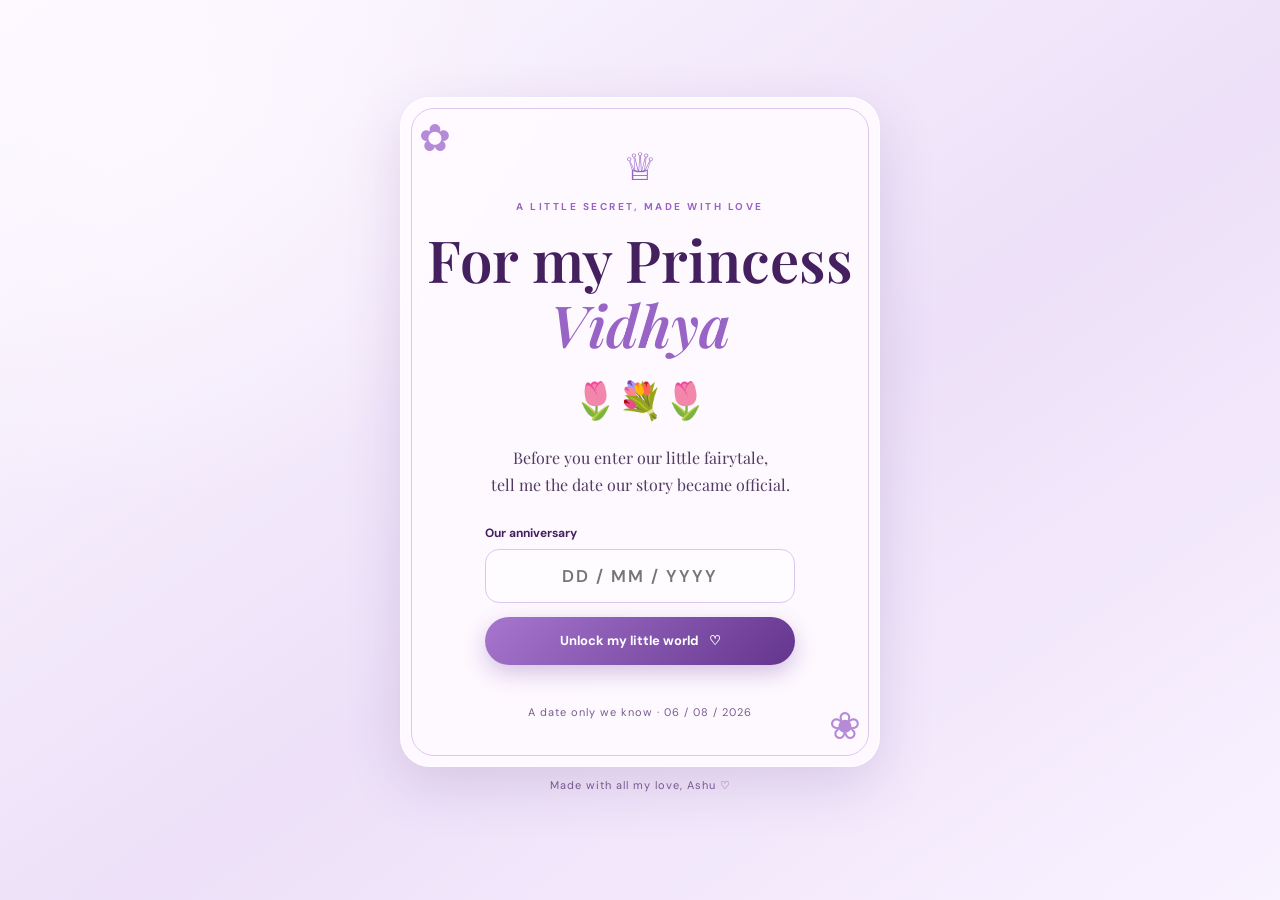
<file: index.html>
<!doctype html>
<html lang="en">
<head>
  <meta charset="utf-8">
  <meta name="viewport" content="width=device-width, initial-scale=1">
  <meta name="theme-color" content="#f8dce8">
  <title>A little world for Vidhya ♡</title>
  <link rel="stylesheet" href="styles.css">
</head>
<body class="gate-page">
  <div class="petal-layer" aria-hidden="true"></div>
  <main class="gate-wrap">
    <div class="gate-card">
      <div class="tiny-crown">♕</div>
      <p class="eyebrow">A little secret, made with love</p>
      <h1>For my Princess<br><span>Vidhya</span></h1>
      <div class="bouquet-mark" aria-hidden="true">🌷💐🌷</div>
      <p class="gate-copy">Before you enter our little fairytale,<br>tell me the date our story became official.</p>
      <form id="date-form" class="date-form">
        <label for="anniversary">Our anniversary</label>
        <input id="anniversary" name="anniversary" type="text" inputmode="numeric"
               placeholder="DD / MM / YYYY" autocomplete="off" maxlength="10" required>
        <button class="button button-primary" type="submit">Unlock my little world <span>♡</span></button>
        <p id="gate-error" class="error" role="alert" aria-live="polite"></p>
      </form>
      <p class="gate-hint">A date only we know · 06 / 08 / 2026</p>
      <div class="corner-flower flower-one">✿</div>
      <div class="corner-flower flower-two">❀</div>
    </div>
    <p class="footer-note">Made with all my love, Ashu ♡</p>
  </main>
  <script src="script.js"></script>
</body>
</html>
</file>
<file: styles.css>
/* 
@import url('https://fonts.googleapis.com/css2?family=DM+Sans:wght@400;500;600;700&family=Playfair+Display:ital,wght@0,500;0,600;0,700;1,500;1,600&display=swap');
:root {
    --pink: #f8dce8;
    --pink2: #f4c5d8;
    --rose: #c45f88;
    --deep: #85415f;
    --ink: #684653;
    --cream: #fff9fb;
    --line: #f0cbd9;
    --shadow: 0 18px 55px rgba(155, 78, 111, .13);
}
* {
    box-sizing: border-box;
}
html {
    scroll-behavior: smooth;
}
body {
    margin: 0;
    min-height: 100vh;
    color: var(--ink);
    font-family: 'DM Sans', sans-serif;
    background: radial-gradient(circle at 10% 10%, #fff7fa 0, transparent 28%), linear-gradient(145deg, #fff8fb, #fbe6ee 55%, #fff8fa);
    overflow-x: hidden;
}
a {
    color: inherit;
    text-decoration: none;
}
.petal-layer {
    pointer-events: none;
    position: fixed;
    inset: 0;
    z-index: 0;
    overflow: hidden;
}
.petal-layer:before,
.petal-layer:after {
    content: '✿　❀　✧　♡　✿';
    position: absolute;
    color: rgba(196, 95, 136, .18);
    font-size: 22px;
    letter-spacing: 24px;
    white-space: nowrap;
    animation: drift 26s linear infinite;
}
.petal-layer:before {
    top: 14%;
    left: -35%;
}
.petal-layer:after {
    top: 78%;
    left: -55%;
    animation-duration: 34s;
}
@keyframes drift {
    to {
        transform: translateX(150vw) rotate(16deg);
    }
}
.gate-page {
    display: grid;
    place-items: center;
    padding: 24px;
}
.gate-wrap {
    position: relative;
    z-index: 1;
    width: min(100%, 480px);
    text-align: center;
}
.gate-card,
.hero-card,
.bouquet-card,
.letter-card,
.final-card {
    background: rgba(255, 250, 252, .88);
    border: 1px solid rgba(255, 255, 255, .9);
    box-shadow: var(--shadow);
    border-radius: 30px;
    position: relative;
    overflow: hidden;
}
.gate-card {
    padding: 44px 25px 36px;
}
.gate-card:before,
.hero-card:before,
.final-card:before {
    content: '';
    position: absolute;
    inset: 10px;
    border: 1px solid #f2d3df;
    border-radius: 23px;
    pointer-events: none;
}
.tiny-crown,
.hero-crown {
    font-size: 38px;
    color: var(--rose);
}
.eyebrow {
    text-transform: uppercase;
    letter-spacing: 2.5px;
    font-size: 10px;
    font-weight: 700;
    color: var(--rose);
    margin: 8px 0 14px;
}
.gate-card h1,
.hero-card h1,
.page-heading h1,
.final-card h1 {
    font: 600 clamp(37px, 9vw, 58px)/1.12 'Playfair Display', serif;
    color: var(--deep);
    margin: 12px 0;
}
.gate-card h1 span,
.hero-card h1 em,
.page-heading h1 em,
.final-card h1 em {
    color: var(--rose);
    font-style: italic;
}
.bouquet-mark {
    font-size: 36px;
    margin: 20px;
}
.gate-copy {
    font: 16px/1.7 'Playfair Display', serif;
}
.date-form {
    max-width: 310px;
    margin: 26px auto 0;
    text-align: left;
}
.date-form label {
    font-size: 12px;
    font-weight: 700;
    color: var(--deep);
    display: block;
    margin-bottom: 8px;
}
.date-form input {
    width: 100%;
    padding: 15px;
    border: 1px solid var(--line);
    border-radius: 14px;
    background: white;
    text-align: center;
    font: 600 17px 'DM Sans';
    letter-spacing: 2px;
    color: var(--deep);
    outline: none;
}
.date-form input:focus {
    border-color: var(--rose);
    box-shadow: 0 0 0 3px #f8dce8;
}
.button {
    display: inline-flex;
    justify-content: center;
    align-items: center;
    gap: 10px;
    border: 0;
    border-radius: 999px;
    padding: 14px 22px;
    font: 700 13px 'DM Sans';
    cursor: pointer;
    transition: .2s;
    min-height: 48px;
}
.button:hover {
    transform: translateY(-2px);
    filter: saturate(1.08);
}
.button-primary {
    background: linear-gradient(135deg, #d9789e, #bd527e);
    color: white;
    box-shadow: 0 8px 20px #d88aa9aa;
}
.date-form .button {
    width: 100%;
    margin-top: 14px;
}
.button-soft {
    background: #f8e3ec;
    color: var(--deep);
    border: 1px solid #f0cada;
}
.error {
    color: #b33d5d;
    font-size: 12px;
    min-height: 16px;
    text-align: center;
}
.gate-hint,
.footer-note {
    font-size: 11px;
    color: #b17a91;
    letter-spacing: 1px;
}
.corner-flower {
    position: absolute;
    color: #e6a4bd;
    font-size: 38px;
}
.flower-one {
    top: 15px;
    left: 18px;
}
.flower-two {
    right: 18px;
    bottom: 15px;
}
.site-header {
    position: relative;
    z-index: 2;
    max-width: 1100px;
    margin: auto;
    padding: 20px 24px;
    display: flex;
    align-items: center;
    justify-content: space-between;
    gap: 20px;
}
.brand {
    font: 600 19px 'Playfair Display', serif;
    color: var(--deep);
}
.nav {
    display: flex;
    gap: 8px;
    align-items: center;
}
.nav a {
    font-size: 12px;
    padding: 9px 12px;
    border-radius: 30px;
    color: #916176;
}
.nav a.active,
.nav a:hover {
    background: #f6dce7;
    color: var(--deep);
}
.menu-toggle {
    display: none;
    background: #fff4f8;
    border: 1px solid var(--line);
    color: var(--deep);
    border-radius: 10px;
    padding: 8px 12px;
    font-size: 18px;
}
.page-shell {
    position: relative;
    z-index: 1;
    width: min(100% - 36px, 900px);
    margin: 30px auto 60px;
}
.hero-shell {
    min-height: calc(100vh - 150px);
    display: grid;
    place-items: center;
}
.hero-card {
    width: min(100%, 660px);
    text-align: center;
    padding: 60px 34px;
}
.hero-crown {
    margin: 8px;
}
.hero-card h1 {
    font-size: clamp(42px, 9vw, 68px);
}
.hero-name {
    color: var(--rose);
    font-weight: 700;
    letter-spacing: 1px;
}
.lead {
    max-width: 440px;
    margin: 25px auto;
    font: 20px/1.6 'Playfair Display', serif;
}
.hero-flowers {
    font-size: 28px;
    margin: 26px;
}
.small-love {
    font-size: 13px;
    line-height: 1.8;
    color: #9b7183;
    margin: 0 auto 25px;
    max-width: 390px;
}
.floating-note {
    position: absolute;
    bottom: 5%;
    right: 3%;
    font: italic 16px 'Playfair Display';
    color: #b86c8c;
    transform: rotate(-5deg);
}
footer {
    position: relative;
    z-index: 1;
    text-align: center;
    padding: 18px;
    color: #b17a91;
    font-size: 12px;
}
footer span {
    color: var(--rose);
}
.page-heading {
    text-align: center;
    margin: 35px auto 30px;
}
.page-heading h1 {
    font-size: clamp(38px, 8vw, 58px);
}
.page-heading > p:last-child {
    color: #9a7484;
    font-size: 14px;
}
.bouquet-card {
    max-width: 580px;
    margin: 0 auto;
    padding: 34px;
    text-align: center;
}
.big-bouquet {
    font-size: clamp(90px, 22vw, 150px);
    filter: drop-shadow(0 12px 10px #d88aa955);
    animation: bob 3s ease-in-out infinite;
}
@keyframes bob {
    50% {
        transform: translateY(-8px);
    }
}
.flower-row {
    font-size: 24px;
    margin: 10px;
}
.bouquet-card h2 {
    font: 600 28px 'Playfair Display';
    color: var(--deep);
}
.bouquet-card p {
    max-width: 420px;
    margin: 0 auto 22px;
    line-height: 1.8;
    font-size: 14px;
}
.reveal-note {
    color: var(--rose);
    font: italic 19px 'Playfair Display';
    padding: 18px 0 0;
}
.page-actions {
    display: flex;
    justify-content: space-between;
    align-items: center;
    gap: 15px;
    margin: 30px auto;
    max-width: 580px;
}
.text-link {
    font-size: 13px;
    color: #a36c82;
}
.photo-grid {
    display: grid;
    grid-template-columns: repeat(3, 1fr);
    gap: 22px;
    align-items: center;
}
.polaroid {
    background: #fff;
    padding: 10px 10px 16px;
    box-shadow: 0 10px 26px #a85e7b20;
    transform: rotate(-1deg);
    margin: 0;
}
.polaroid:nth-child(even) {
    transform: rotate(2deg);
}
.polaroid img {
    width: 100%;
    height: 210px;
    object-fit: cover;
    display: block;
    background: #f9e8ef;
    border-radius: 2px;
}
.polaroid figcaption {
    text-align: center;
    font: italic 14px 'Playfair Display';
    padding: 13px 2px 0;
    color: #8e5b71;
}
.photo-placeholder {
    height: 210px;
    background: linear-gradient(145deg, #f9e7ef, #fff6fa);
    display: grid;
    place-content: center;
    text-align: center;
    font-size: 38px;
    color: #c47b99;
}
.photo-placeholder small {
    font: 11px 'DM Sans';
    margin-top: 8px;
}
.photo-tip {
    text-align: center;
    font-size: 12px;
    color: #9e7889;
    line-height: 1.7;
    margin: 25px auto;
    max-width: 520px;
}
.letter-shell {
    max-width: 700px;
}
.letter-card {
    padding: 36px clamp(22px, 6vw, 55px);
    background: #fffaf4;
    border-color: #f1dfd1;
}
.letter-top {
    text-align: center;
    color: #bc7890;
    font: italic 14px 'Playfair Display';
    border-bottom: 1px solid #f0dfd7;
    padding-bottom: 18px;
    margin-bottom: 25px;
}
.letter-card p {
    font: 17px/2 'Playfair Display', serif;
    color: #765461;
    text-align: center;
    margin: 22px 0;
}
.letter-card .letter-intro {
    color: #a44e75;
    font-style: italic;
}
.letter-divider {
    text-align: center;
    color: #d58ca8;
    margin: 25px;
}
.letter-card .letter-ending {
    font-size: 16px;
}
.signature {
    text-align: right !important;
    font: italic 16px 'Playfair Display' !important;
}
.signature span {
    font-size: 25px;
    color: var(--rose);
}
.final-shell {
    min-height: calc(100vh - 150px);
    display: grid;
    place-items: center;
}
.final-card {
    width: min(100%, 650px);
    padding: 55px 30px;
    text-align: center;
}
.star-crown {
    font-size: 32px;
    color: #d18ba7;
}
.final-card h1 {
    font-size: clamp(48px, 10vw, 70px);
}
.final-flowers {
    font-size: 28px;
    margin: 25px;
}
.final-message,
.final-question {
    max-width: 440px;
    margin: 18px auto;
    font: 18px/1.8 'Playfair Display';
}
.final-question {
    font-size: 16px;
    color: #9a6d80;
}
.big-signature {
    font: italic 27px 'Playfair Display';
    color: var(--rose);
    margin: 28px 0 5px;
}
.final-card .signature {
    text-align: center !important;
    margin-top: 0;
}
@media (max-width: 700px) {
    .site-header {
        padding: 15px 18px;
    }
    .menu-toggle {
        display: block;
    }
    .nav {
        display: none;
        position: absolute;
        top: 62px;
        right: 18px;
        left: 18px;
        background: #fffafd;
        border: 1px solid var(--line);
        border-radius: 18px;
        padding: 10px;
        box-shadow: var(--shadow);
        flex-direction: column;
        align-items: stretch;
    }
    .nav.open {
        display: flex;
    }
    .nav a {
        text-align: center;
        padding: 12px;
    }
    .page-shell {
        margin: 15px auto 40px;
    }
    .hero-card {
        padding: 48px 23px;
    }
    .floating-note {
        position: static;
        text-align: center;
        margin-top: 18px;
    }
    .photo-grid {
        grid-template-columns: repeat(2, minmax(0, 1fr));
        gap: 14px;
    }
    .polaroid img,
    .photo-placeholder {
        height: 165px;
    }
    .polaroid figcaption {
        font-size: 12px;
    }
    .bouquet-card {
        padding: 28px 20px;
    }
    .page-actions {
        margin: 24px 2px;
    }
    .button {
        padding: 13px 17px;
        font-size: 12px;
    }
    .letter-card {
        padding: 28px 20px;
    }
    .letter-card p {
        font-size: 15px;
    }
    .gate-card {
        padding: 40px 20px;
    }
    .gate-card h1 {
        font-size: 43px;
    }
}
@media (max-width: 370px) {
    .photo-grid {
        grid-template-columns: 1fr;
    }
    .polaroid img,
    .photo-placeholder {
        height: 240px;
    }
    .page-actions {
        flex-wrap: wrap;
    }
    .page-actions > * {
        flex: 1;
        text-align: center;
    }
}
.gallery-doors {
    display: grid;
    grid-template-columns: repeat(3, 1fr);
    gap: 18px;
    margin: 35px 0;
}
.gallery-door {
    display: block;
    text-align: center;
    padding: 28px 18px;
    background: rgba(255, 250, 252, .9);
    border: 1px solid #f0cbd9;
    border-radius: 24px;
    box-shadow: var(--shadow);
    transition: .2s;
}
.gallery-door:hover {
    transform: translateY(-5px);
}
.gallery-door span {
    font-size: 42px;
}
.gallery-door h2,
.photo-section h2 {
    font: 600 24px 'Playfair Display', serif;
    color: var(--deep);
}
.gallery-door p,
.photo-section > p {
    font-size: 13px;
    line-height: 1.7;
    color: #9a7484;
}
.gallery-door b {
    display: inline-block;
    margin-top: 12px;
    font-size: 12px;
    color: var(--rose);
}
.photo-section {
    margin: 38px 0;
}
.photo-section > h2,
.photo-section > p {
    text-align: center;
}
.photo-section .photo-grid {
    margin-top: 22px;
}
.single-photo {
    grid-template-columns: minmax(0, 300px);
    justify-content: center;
}
.playful-section .polaroid {
    transform: rotate(2deg);
}
.playful-section .polaroid:nth-child(even) {
    transform: rotate(-3deg);
}
@media (max-width: 700px) {
    .gallery-doors {
        grid-template-columns: 1fr;
        gap: 13px;
    }
    .gallery-door {
        padding: 22px 18px;
    }
    .photo-section h2 {
        font-size: 22px;
    }
}
.photo-placeholder[hidden] {
    display: none !important;
} */


@import url('https://fonts.googleapis.com/css2?family=DM+Sans:wght@400;500;600;700&family=Playfair+Display:ital,wght@0,500;0,600;0,700;1,500;1,600&display=swap');
:root {
--pink: #E9D8F5;
--pink2: #D5B8ED;
--rose: #9864C5;
--deep: #45205F;
--ink: #513B62;
--cream: #FCF9FF;
--line: #DCC5EF;
--shadow: 0 18px 55px rgba(92,49,130,.16);
}
* { box-sizing: border-box; }
html { scroll-behavior: smooth; }
body {
margin: 0;
min-height: 100vh;
color: var(--ink);
font-family: 'DM Sans',sans-serif;
background: radial-gradient(circle at 10% 10%,#FDF8FF 0,transparent 30%),linear-gradient(145deg,#FCF9FF,#EDE0F8 55%,#F9F2FF);
overflow-x: hidden;
}
a { color: inherit; text-decoration: none; }
.petal-layer {
pointer-events: none;
position: fixed;
inset: 0;
z-index: 0;
overflow: hidden;
}
.petal-layer:before,.petal-layer:after {
content: '✿　❀　✧　♡　✿';
position: absolute;
color: rgba(142,91,184,.22);
font-size: 22px;
letter-spacing: 24px;
white-space: nowrap;
animation: drift 26s linear infinite;
}
.petal-layer:before { top: 14%; left: -35%; }
.petal-layer:after { top: 78%; left: -55%; animation-duration: 34s; }
@keyframes drift {
to { transform: translateX(150vw) rotate(16deg); }
}
.gate-page { display: grid; place-items: center; padding: 24px; }
.gate-wrap {
position: relative;
z-index: 1;
width: min(100%,480px);
text-align: center;
}
.gate-card,.hero-card,.bouquet-card,.letter-card,.final-card {
background: rgba(255,251,255,.9);
border: 1px solid rgba(255,255,255,.95);
box-shadow: var(--shadow);
border-radius: 30px;
position: relative;
overflow: hidden;
backdrop-filter: blur(12px);
}
.gate-card { padding: 44px 25px 36px; }
.gate-card:before,.hero-card:before,.final-card:before {
content: '';
position: absolute;
inset: 10px;
border: 1px solid var(--line);
border-radius: 23px;
pointer-events: none;
}
.tiny-crown,.hero-crown { font-size: 38px; color: var(--rose); }
.eyebrow {
text-transform: uppercase;
letter-spacing: 2.5px;
font-size: 10px;
font-weight: 700;
color: var(--rose);
margin: 8px 0 14px;
}
.gate-card h1,.hero-card h1,.page-heading h1,.final-card h1 {
font: 600 clamp(37px,9vw,58px)/1.12 'Playfair Display',serif;
color: var(--deep);
margin: 12px 0;
}
.gate-card h1 span,.hero-card h1 em,.page-heading h1 em,.final-card h1 em {
color: var(--rose);
font-style: italic;
}
.bouquet-mark { font-size: 36px; margin: 20px; }
.gate-copy { font: 16px/1.7 'Playfair Display',serif; }
.date-form { max-width: 310px; margin: 26px auto 0; text-align: left; }
.date-form label {
font-size: 12px;
font-weight: 700;
color: var(--deep);
display: block;
margin-bottom: 8px;
}
.date-form input {
width: 100%;
padding: 15px;
border: 1px solid var(--line);
border-radius: 14px;
background: #FFFCFF;
text-align: center;
font: 600 17px 'DM Sans';
letter-spacing: 2px;
color: var(--deep);
outline: none;
}
.date-form input:focus {
border-color: var(--rose);
box-shadow: 0 0 0 3px #E9D8F5;
}
.button {
display: inline-flex;
justify-content: center;
align-items: center;
gap: 10px;
border: 0;
border-radius: 999px;
padding: 14px 22px;
font: 700 13px 'DM Sans';
cursor: pointer;
transition: .2s;
min-height: 48px;
}
.button:hover { transform: translateY(-2px); filter: saturate(1.08); }
.button-primary {
background: linear-gradient(135deg,#A777D0,#64358C);
color: white;
box-shadow: 0 8px 22px rgba(117,65,158,.3);
}
.button-primary:hover { box-shadow: 0 12px 28px rgba(117,65,158,.4); }
.date-form .button { width: 100%; margin-top: 14px; }
.button-soft {
background: #EDE0F8;
color: var(--deep);
border: 1px solid var(--line);
}
.error { color: #b33d5d; font-size: 12px; min-height: 16px; text-align: center; }
.gate-hint,.footer-note {
font-size: 11px;
color: #795C91;
letter-spacing: 1px;
}
.corner-flower { position: absolute; color: #B58AD6; font-size: 38px; }
.flower-one { top: 15px; left: 18px; }
.flower-two { right: 18px; bottom: 15px; }
.site-header {
position: relative;
z-index: 2;
max-width: 1100px;
margin: auto;
padding: 20px 24px;
display: flex;
align-items: center;
justify-content: space-between;
gap: 20px;
}
.brand {
font: 600 19px 'Playfair Display',serif;
color: var(--deep);
}
.nav { display: flex; gap: 8px; align-items: center; }
.nav a {
font-size: 12px;
padding: 9px 12px;
border-radius: 30px;
color: #795C91;
}
.nav a.active,.nav a:hover { background: #E9D8F5; color: var(--deep); }
.menu-toggle {
display: none;
background: #F5ECFC;
border: 1px solid var(--line);
color: var(--deep);
border-radius: 10px;
padding: 8px 12px;
font-size: 18px;
}
.page-shell {
position: relative;
z-index: 1;
width: min(100% - 36px,900px);
margin: 30px auto 60px;
}
.hero-shell {
min-height: calc(100vh - 150px);
display: grid;
place-items: center;
}
.hero-card {
width: min(100%,660px);
text-align: center;
padding: 60px 34px;
}
.hero-crown { margin: 8px; }
.hero-card h1 { font-size: clamp(42px,9vw,68px); }
.hero-name { color: var(--rose); font-weight: 700; letter-spacing: 1px; }
.lead {
max-width: 440px;
margin: 25px auto;
font: 20px/1.6 'Playfair Display',serif;
}
.hero-flowers { font-size: 28px; margin: 26px; }
.small-love {
font-size: 13px;
line-height: 1.8;
color: #795C91;
margin: 0 auto 25px;
max-width: 390px;
}
.floating-note {
position: absolute;
bottom: 5%;
right: 3%;
font: italic 16px 'Playfair Display';
color: var(--rose);
transform: rotate(-5deg);
}
footer {
position: relative;
z-index: 1;
text-align: center;
padding: 18px;
color: #795C91;
font-size: 12px;
}
footer span { color: var(--rose); }
.page-heading { text-align: center; margin: 35px auto 30px; }
.page-heading h1 { font-size: clamp(38px,8vw,58px); }
.page-heading > p:last-child { color: #795C91; font-size: 14px; }
.bouquet-card {
max-width: 580px;
margin: 0 auto;
padding: 34px;
text-align: center;
}
.big-bouquet {
font-size: clamp(90px,22vw,150px);
filter: drop-shadow(0 12px 10px rgba(117,65,158,.25));
animation: bob 3s ease-in-out infinite;
}
@keyframes bob { 50% { transform: translateY(-8px); } }
.flower-row { font-size: 24px; margin: 10px; }
.bouquet-card h2 {
font: 600 28px 'Playfair Display';
color: var(--deep);
}
.bouquet-card p {
max-width: 420px;
margin: 0 auto 22px;
line-height: 1.8;
font-size: 14px;
}
.reveal-note {
color: var(--rose);
font: italic 19px 'Playfair Display';
padding: 18px 0 0;
}
.page-actions {
display: flex;
justify-content: space-between;
align-items: center;
gap: 15px;
margin: 30px auto;
max-width: 580px;
}
.text-link { font-size: 13px; color: #795C91; }
.photo-grid {
display: grid;
grid-template-columns: repeat(3,1fr);
gap: 22px;
align-items: center;
}
.polaroid {
background: #FFFCFF;
padding: 10px 10px 16px;
border: 1px solid #E5D5F0;
box-shadow: 0 12px 30px rgba(92,49,130,.15);
transform: rotate(-1deg);
margin: 0;
}
.polaroid:nth-child(even) { transform: rotate(2deg); }
.polaroid img {
width: 100%;
height: 210px;
object-fit: cover;
display: block;
background: #EDE0F8;
border-radius: 2px;
}
.polaroid figcaption {
text-align: center;
font: italic 14px 'Playfair Display';
padding: 13px 2px 0;
color: #79558F;
}
.photo-placeholder {
height: 210px;
background: linear-gradient(145deg,#EDE0F8,#FAF5FF);
display: grid;
place-content: center;
text-align: center;
font-size: 38px;
color: #8054A6;
}
.photo-placeholder small {
font: 11px 'DM Sans';
margin-top: 8px;
color: #8054A6;
}
.photo-tip {
text-align: center;
font-size: 12px;
color: #795C91;
line-height: 1.7;
margin: 25px auto;
max-width: 520px;
}
.letter-shell { max-width: 700px; }
.letter-card {
padding: 36px clamp(22px,6vw,55px);
background: #FCF8FF;
border-color: var(--line);
}
.letter-top {
text-align: center;
color: var(--rose);
font: italic 14px 'Playfair Display';
border-bottom: 1px solid #E5D5F0;
padding-bottom: 18px;
margin-bottom: 25px;
}
.letter-card p {
font: 17px/2 'Playfair Display',serif;
color: var(--ink);
text-align: center;
margin: 22px 0;
}
.letter-card .letter-intro { color: var(--rose); font-style: italic; }
.letter-divider { text-align: center; color: var(--rose); margin: 25px; }
.letter-card .letter-ending { font-size: 16px; }
.signature {
text-align: right !important;
font: italic 16px 'Playfair Display' !important;
}
.signature span { font-size: 25px; color: var(--rose); }
.final-shell {
min-height: calc(100vh - 150px);
display: grid;
place-items: center;
}
.final-card {
width: min(100%,650px);
padding: 55px 30px;
text-align: center;
}
.star-crown { font-size: 32px; color: var(--rose); }
.final-card h1 { font-size: clamp(48px,10vw,70px); }
.final-flowers { font-size: 28px; margin: 25px; }
.final-message,.final-question {
max-width: 440px;
margin: 18px auto;
font: 18px/1.8 'Playfair Display';
}
.final-question { font-size: 16px; color: #795C91; }
.big-signature {
font: italic 27px 'Playfair Display';
color: var(--rose);
margin: 28px 0 5px;
}
.final-card .signature { text-align: center !important; margin-top: 0; }
.gallery-doors {
display: grid;
grid-template-columns: repeat(3,1fr);
gap: 18px;
margin: 35px 0;
}
.gallery-door {
display: block;
text-align: center;
padding: 28px 18px;
background: rgba(255,251,255,.92);
border: 1px solid var(--line);
border-radius: 24px;
box-shadow: var(--shadow);
transition: .2s;
}
.gallery-door:hover {
transform: translateY(-5px);
box-shadow: 0 16px 35px rgba(92,49,130,.2);
}
.gallery-door span { font-size: 42px; }
.gallery-door h2,.photo-section h2 {
font: 600 24px 'Playfair Display',serif;
color: var(--deep);
}
.gallery-door p,.photo-section > p {
font-size: 13px;
line-height: 1.7;
color: #795C91;
}
.gallery-door b {
display: inline-block;
margin-top: 12px;
font-size: 12px;
color: var(--rose);
}
.photo-section { margin: 38px 0; }
.photo-section > h2,.photo-section > p { text-align: center; }
.photo-section .photo-grid { margin-top: 22px; }
.single-photo {
grid-template-columns: minmax(0,300px);
justify-content: center;
}
.playful-section .polaroid { transform: rotate(2deg); }
.playful-section .polaroid:nth-child(even) { transform: rotate(-3deg); }
.photo-placeholder[hidden] { display: none !important; }
@media (max-width: 700px) {
.site-header { padding: 15px 18px; }
.menu-toggle { display: block; }
.nav {
display: none;
position: absolute;
top: 62px;
right: 18px;
left: 18px;
background: #FCF9FF;
border: 1px solid var(--line);
border-radius: 18px;
padding: 10px;
box-shadow: 0 12px 30px rgba(92,49,130,.15);
flex-direction: column;
align-items: stretch;
}
.nav.open { display: flex; }
.nav a { text-align: center; padding: 12px; }
.page-shell { margin: 15px auto 40px; }
.hero-card { padding: 48px 23px; }
.floating-note { position: static; text-align: center; margin-top: 18px; }
.photo-grid { grid-template-columns: repeat(2,minmax(0,1fr)); gap: 14px; }
.polaroid img,.photo-placeholder { height: 165px; }
.polaroid figcaption { font-size: 12px; }
.bouquet-card { padding: 28px 20px; }
.page-actions { margin: 24px 2px; }
.button { padding: 13px 17px; font-size: 12px; }
.letter-card { padding: 28px 20px; }
.letter-card p { font-size: 15px; }
.gate-card { padding: 40px 20px; }
.gate-card h1 { font-size: 43px; }
.gallery-doors { grid-template-columns: 1fr; gap: 13px; }
.gallery-door { padding: 22px 18px; }
.photo-section h2 { font-size: 22px; }
}
@media (max-width: 370px) {
.photo-grid { grid-template-columns: 1fr; }
.polaroid img,.photo-placeholder { height: 240px; }
.page-actions { flex-wrap: wrap; }
.page-actions > * { flex: 1; text-align: center; }
}
</file>
